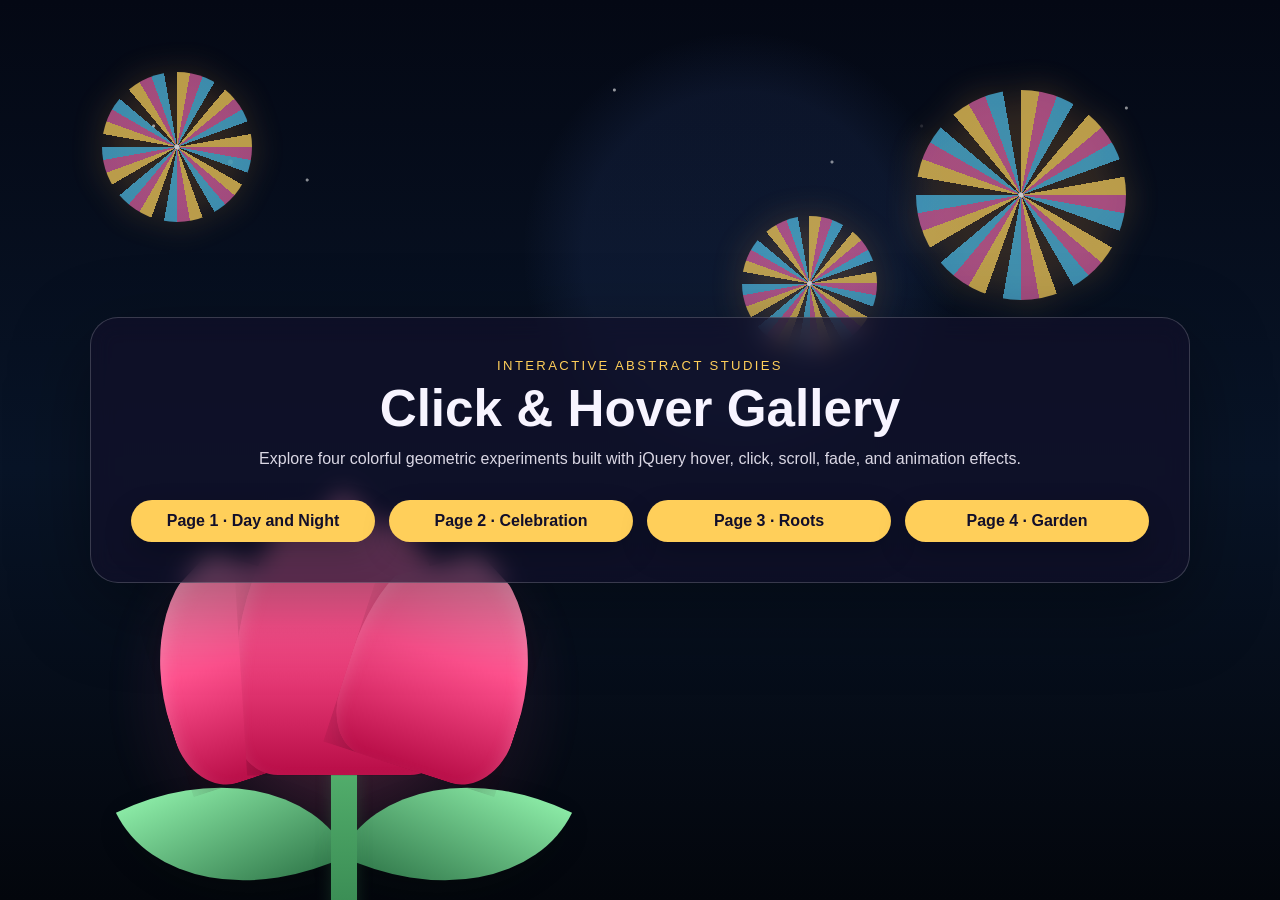
<file: index.html>
<!DOCTYPE html>
<html lang="en">
<head>
    <meta charset="UTF-8">
    <meta name="viewport" content="width=device-width, initial-scale=1.0">
    <script src="https://ajax.googleapis.com/ajax/libs/jquery/3.7.1/jquery.min.js"></script>
    <title>Click & Hover Gallery</title>
    <link rel="stylesheet" href="style.css">
    <script src="script.js"></script>
</head>
<body class="home-page">
    <div class="hero-scene" aria-hidden="true">
        <span class="firework-burst-bg burst-1"></span>
        <span class="firework-burst-bg burst-2"></span>
        <span class="firework-burst-bg burst-3"></span>

        <div class="tulip-closeup">
            <span class="tulip-glow"></span>
            <span class="tulip-leaf tulip-leaf-left"></span>
            <span class="tulip-leaf tulip-leaf-right"></span>
            <span class="tulip-stem"></span>
            <span class="tulip-petal tulip-petal-left"></span>
            <span class="tulip-petal tulip-petal-center"></span>
            <span class="tulip-petal tulip-petal-right"></span>
        </div>
    </div>

    <div id="container" class="home-shell">
        <section class="hero-panel">
            <p class="eyebrow">Interactive abstract studies</p>
            <h1>Click & Hover Gallery</h1>
            <p class="intro-text">
                Explore four colorful geometric experiments built with jQuery hover, click,
                scroll, fade, and animation effects.
            </p>

            <div class="nav-grid">
                <a class="link" href="sub-pages/page1.html">Page 1 · Day and Night</a>
                <a class="link" href="sub-pages/page2.html">Page 2 · Celebration</a>
                <a class="link" href="sub-pages/page3.html">Page 3 · Roots</a>
                <a class="link" href="sub-pages/page4.html">Page 4 · Garden</a>
            </div>
        </section>
    </div>
</body>
</html>
</file>
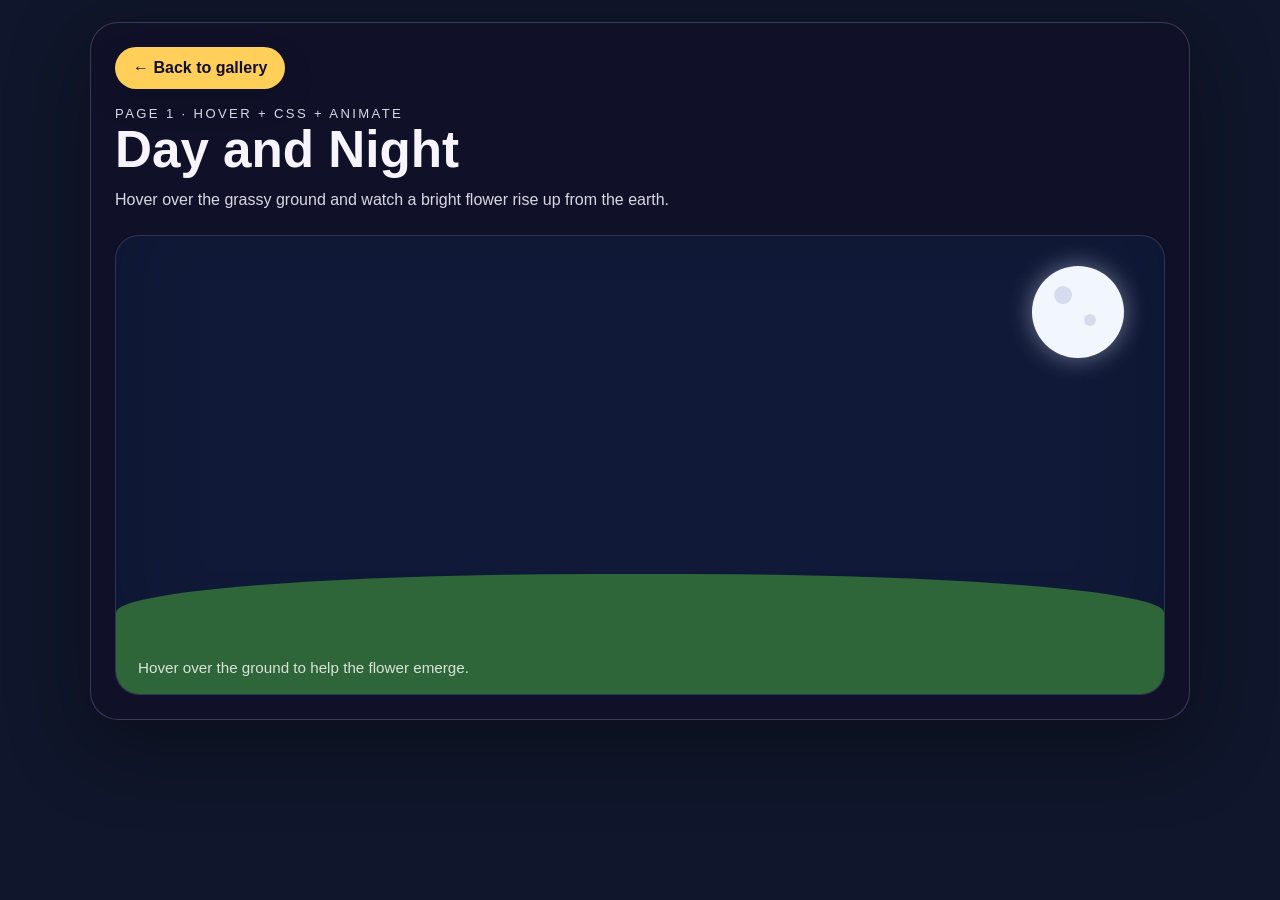
<file: sub-pages/page1.html>
<!DOCTYPE html>
<html lang="en">
<head>
    <meta charset="UTF-8">
    <meta name="viewport" content="width=device-width, initial-scale=1.0">
    <title>Page 1 · Day and Night</title>
    <script src="https://ajax.googleapis.com/ajax/libs/jquery/3.7.1/jquery.min.js"></script>
    <link rel="stylesheet" href="../style.css">
    <script src="../script.js"></script>
</head>
<body class="art-page page-1">
    <section class="art-layout">
        <a class="back-link" href="../index.html">← Back to gallery</a>

        <div class="page-copy">
            <p class="eyebrow">Page 1 · Hover + CSS + Animate</p>
            <h1>Day and Night</h1>
            <p>Hover over the grassy ground and watch a bright flower rise up from the earth.</p>
        </div>

        <div id="hover-canvas" class="art-canvas flower-scene">
            <div class="sun-glow"></div>

            <div class="flower">
                <div class="stem"></div>
                <div class="leaf leaf-left"></div>
                <div class="leaf leaf-right"></div>
                <div class="bloom-core"></div>
                <div class="petal petal-1"></div>
                <div class="petal petal-2"></div>
                <div class="petal petal-3"></div>
                <div class="petal petal-4"></div>
            </div>

            <div id="ground-trigger" class="ground-strip"></div>
            <p class="canvas-caption">Hover over the ground to help the flower emerge.</p>
        </div>
    </section>
</body>
</html>
</file>
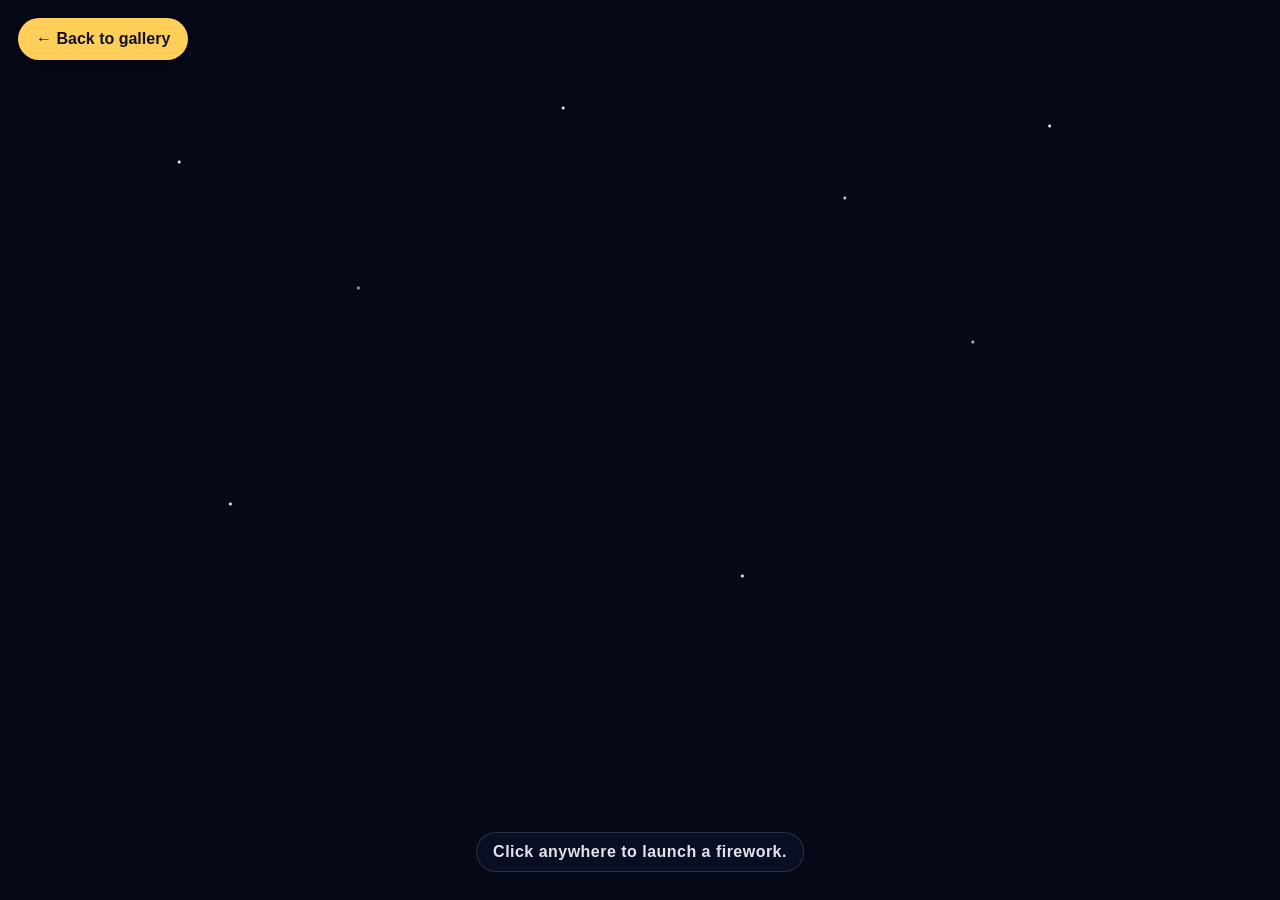
<file: sub-pages/page2.html>
<!DOCTYPE html>
<html lang="en">
<head>
    <meta charset="UTF-8">
    <meta name="viewport" content="width=device-width, initial-scale=1.0">
    <title>Page 2 · Celebration</title>
    <script src="https://ajax.googleapis.com/ajax/libs/jquery/3.7.1/jquery.min.js"></script>
    <link rel="stylesheet" href="../style.css">
    <script src="../script.js"></script>
</head>
<body class="page-2 firework-page">
    <a class="back-link floating-back" href="../index.html">← Back to gallery</a>

    <main id="firework-stage" class="firework-stage">
        <p class="firework-hint">Click anywhere to launch a firework.</p>
    </main>
</body>
</html>
</file>
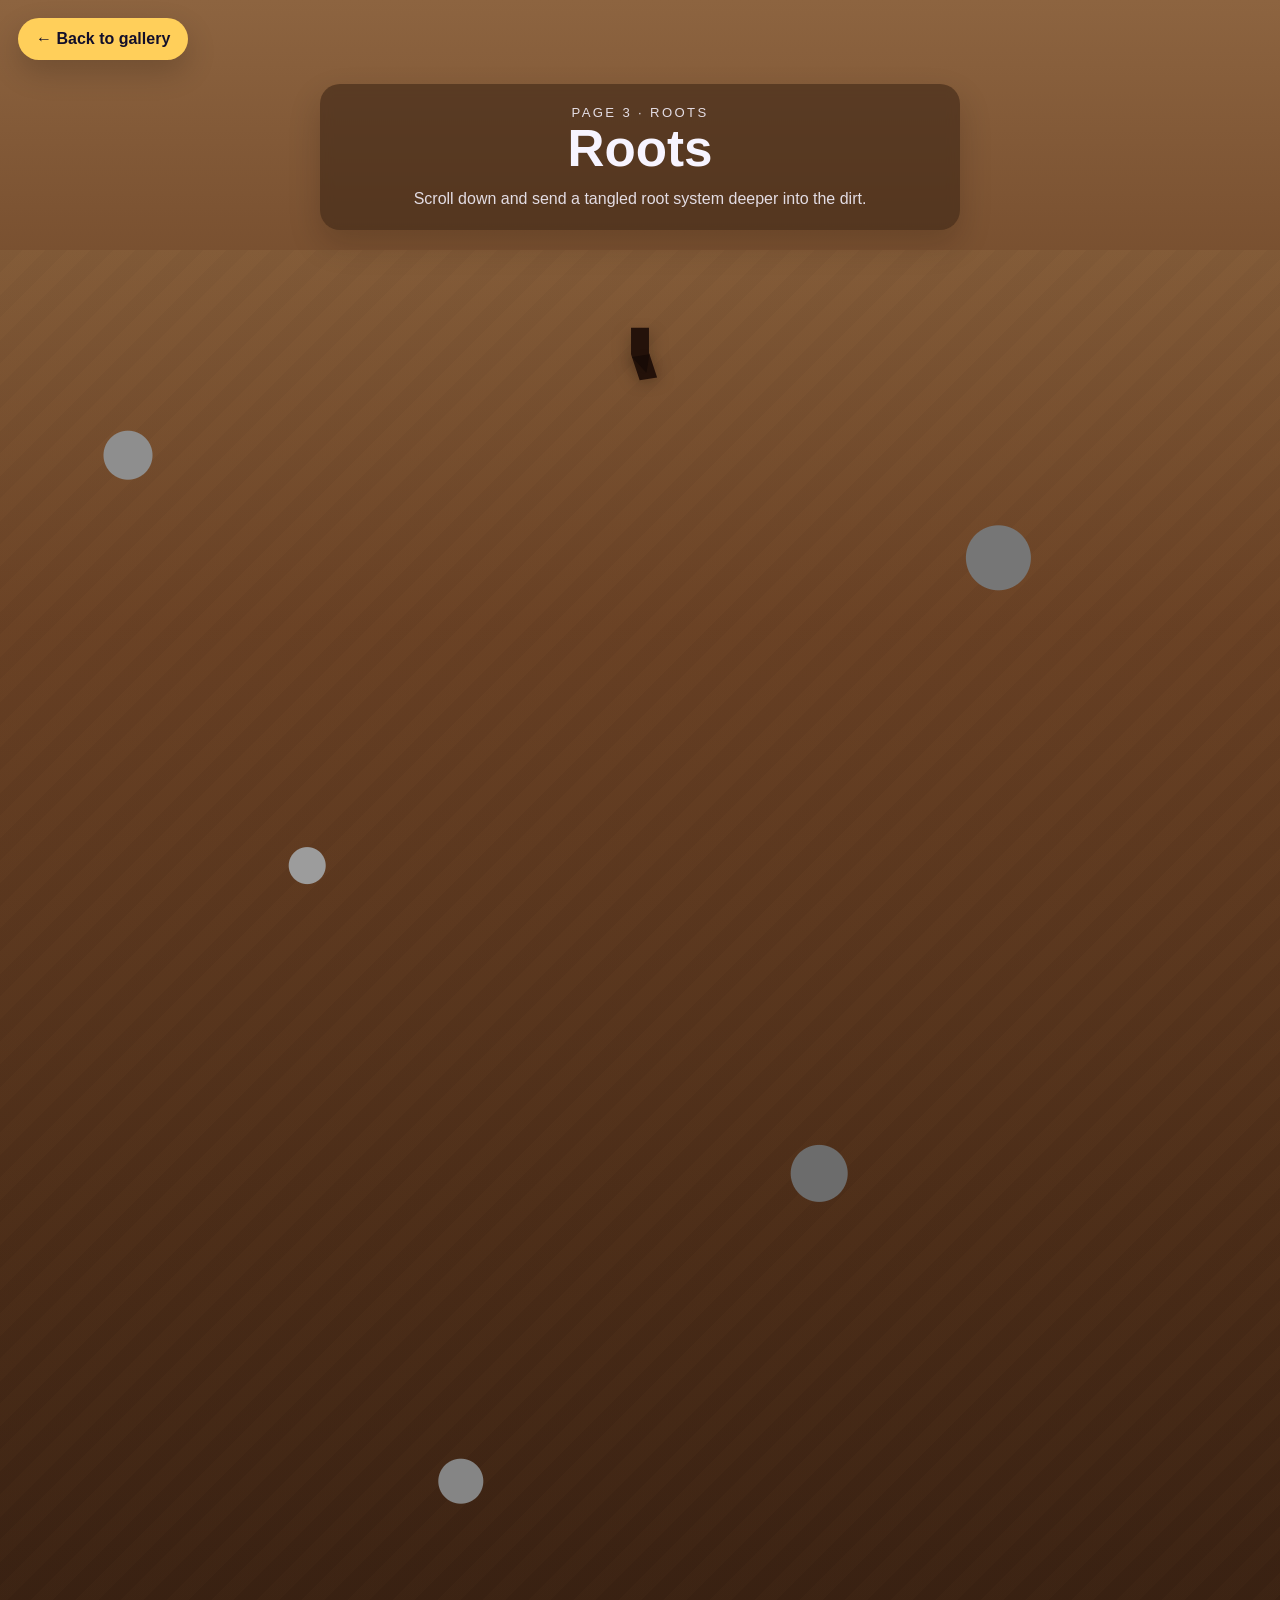
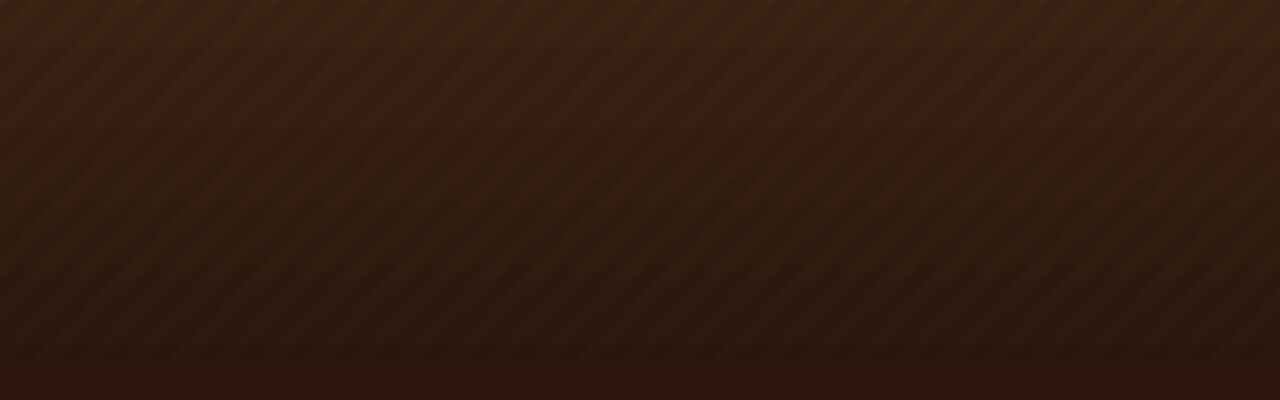
<file: sub-pages/page3.html>
<!DOCTYPE html>
<html lang="en">
<head>
    <meta charset="UTF-8">
    <meta name="viewport" content="width=device-width, initial-scale=1.0">
    <title>Page 3 · Roots</title>
    <script src="https://ajax.googleapis.com/ajax/libs/jquery/3.7.1/jquery.min.js"></script>
    <link rel="stylesheet" href="../style.css">
    <script src="../script.js"></script>
</head>
<body class="page-3 root-page">
    <a class="back-link floating-back" href="../index.html">← Back to gallery</a>

    <main class="root-scroll">
        <div class="page-copy root-copy">
            <p class="eyebrow">Page 3 · Roots</p>
            <h1>Roots</h1>
            <p>Scroll down and send a tangled root system deeper into the dirt.</p>
        </div>

        <section id="root-scene" class="root-scene">
            <div class="root-guide"></div>
            <div id="root-growth" class="root-growth">
                <svg id="root-svg" class="root-svg" viewBox="0 0 1000 1800" preserveAspectRatio="none" aria-hidden="true">
                    <path id="root-main" class="root-main"></path>
                    <path id="root-branch-1" class="root-branch-path"></path>
                    <path id="root-branch-2" class="root-branch-path"></path>
                    <path id="root-branch-3" class="root-branch-path"></path>
                    <path id="root-branch-4" class="root-branch-path"></path>
                    <path id="root-branch-5" class="root-branch-path"></path>
                    <path id="root-branch-6" class="root-branch-path"></path>
                    <polygon id="root-tip-shape" class="root-tip-shape"></polygon>
                </svg>
            </div>
        </section>
    </main>
</body>
</html>
</file>
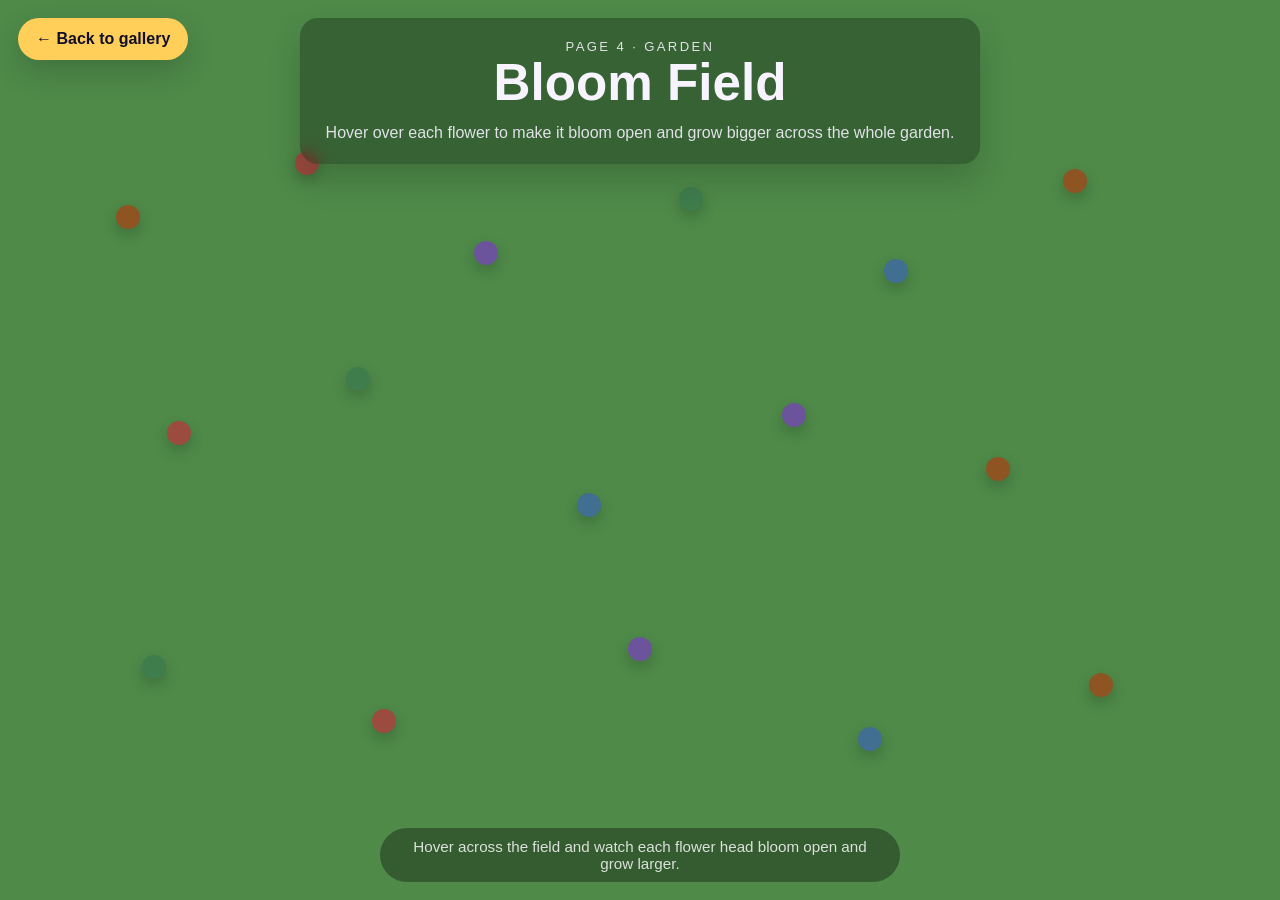
<file: sub-pages/page4.html>
<!DOCTYPE html>
<html lang="en">
<head>
    <meta charset="UTF-8">
    <meta name="viewport" content="width=device-width, initial-scale=1.0">
    <title>Page 4 · Bloom Field</title>
    <script src="https://ajax.googleapis.com/ajax/libs/jquery/3.7.1/jquery.min.js"></script>
    <link rel="stylesheet" href="../style.css">
    <script src="../script.js"></script>
</head>
<body class="page-4 bloom-page">
    <a class="back-link floating-back" href="../index.html">← Back to gallery</a>

    <main class="bloom-layout">
        <div class="page-copy bloom-copy">
            <p class="eyebrow">Page 4 · Garden</p>
            <h1>Bloom Field</h1>
            <p>Hover over each flower to make it bloom open and grow bigger across the whole garden.</p>
        </div>

        <section class="bloom-field">
            <div class="flower-head tone-gold" style="top: 24%; left: 10%;">
                <span class="bloom-petal bloom-petal-1"></span><span class="bloom-petal bloom-petal-2"></span><span class="bloom-petal bloom-petal-3"></span><span class="bloom-petal bloom-petal-4"></span><span class="bloom-petal bloom-petal-5"></span><span class="bloom-petal bloom-petal-6"></span><span class="bloom-center"></span>
            </div>
            <div class="flower-head tone-coral" style="top: 18%; left: 24%;">
                <span class="bloom-petal bloom-petal-1"></span><span class="bloom-petal bloom-petal-2"></span><span class="bloom-petal bloom-petal-3"></span><span class="bloom-petal bloom-petal-4"></span><span class="bloom-petal bloom-petal-5"></span><span class="bloom-petal bloom-petal-6"></span><span class="bloom-center"></span>
            </div>
            <div class="flower-head tone-lilac" style="top: 28%; left: 38%;">
                <span class="bloom-petal bloom-petal-1"></span><span class="bloom-petal bloom-petal-2"></span><span class="bloom-petal bloom-petal-3"></span><span class="bloom-petal bloom-petal-4"></span><span class="bloom-petal bloom-petal-5"></span><span class="bloom-petal bloom-petal-6"></span><span class="bloom-center"></span>
            </div>
            <div class="flower-head tone-mint" style="top: 22%; left: 54%;">
                <span class="bloom-petal bloom-petal-1"></span><span class="bloom-petal bloom-petal-2"></span><span class="bloom-petal bloom-petal-3"></span><span class="bloom-petal bloom-petal-4"></span><span class="bloom-petal bloom-petal-5"></span><span class="bloom-petal bloom-petal-6"></span><span class="bloom-center"></span>
            </div>
            <div class="flower-head tone-sky" style="top: 30%; left: 70%;">
                <span class="bloom-petal bloom-petal-1"></span><span class="bloom-petal bloom-petal-2"></span><span class="bloom-petal bloom-petal-3"></span><span class="bloom-petal bloom-petal-4"></span><span class="bloom-petal bloom-petal-5"></span><span class="bloom-petal bloom-petal-6"></span><span class="bloom-center"></span>
            </div>
            <div class="flower-head tone-gold" style="top: 20%; left: 84%;">
                <span class="bloom-petal bloom-petal-1"></span><span class="bloom-petal bloom-petal-2"></span><span class="bloom-petal bloom-petal-3"></span><span class="bloom-petal bloom-petal-4"></span><span class="bloom-petal bloom-petal-5"></span><span class="bloom-petal bloom-petal-6"></span><span class="bloom-center"></span>
            </div>

            <div class="flower-head tone-coral" style="top: 48%; left: 14%;">
                <span class="bloom-petal bloom-petal-1"></span><span class="bloom-petal bloom-petal-2"></span><span class="bloom-petal bloom-petal-3"></span><span class="bloom-petal bloom-petal-4"></span><span class="bloom-petal bloom-petal-5"></span><span class="bloom-petal bloom-petal-6"></span><span class="bloom-center"></span>
            </div>
            <div class="flower-head tone-mint" style="top: 42%; left: 28%;">
                <span class="bloom-petal bloom-petal-1"></span><span class="bloom-petal bloom-petal-2"></span><span class="bloom-petal bloom-petal-3"></span><span class="bloom-petal bloom-petal-4"></span><span class="bloom-petal bloom-petal-5"></span><span class="bloom-petal bloom-petal-6"></span><span class="bloom-center"></span>
            </div>
            <div class="flower-head tone-sky" style="top: 56%; left: 46%;">
                <span class="bloom-petal bloom-petal-1"></span><span class="bloom-petal bloom-petal-2"></span><span class="bloom-petal bloom-petal-3"></span><span class="bloom-petal bloom-petal-4"></span><span class="bloom-petal bloom-petal-5"></span><span class="bloom-petal bloom-petal-6"></span><span class="bloom-center"></span>
            </div>
            <div class="flower-head tone-lilac" style="top: 46%; left: 62%;">
                <span class="bloom-petal bloom-petal-1"></span><span class="bloom-petal bloom-petal-2"></span><span class="bloom-petal bloom-petal-3"></span><span class="bloom-petal bloom-petal-4"></span><span class="bloom-petal bloom-petal-5"></span><span class="bloom-petal bloom-petal-6"></span><span class="bloom-center"></span>
            </div>
            <div class="flower-head tone-gold" style="top: 52%; left: 78%;">
                <span class="bloom-petal bloom-petal-1"></span><span class="bloom-petal bloom-petal-2"></span><span class="bloom-petal bloom-petal-3"></span><span class="bloom-petal bloom-petal-4"></span><span class="bloom-petal bloom-petal-5"></span><span class="bloom-petal bloom-petal-6"></span><span class="bloom-center"></span>
            </div>

            <div class="flower-head tone-mint" style="top: 74%; left: 12%;">
                <span class="bloom-petal bloom-petal-1"></span><span class="bloom-petal bloom-petal-2"></span><span class="bloom-petal bloom-petal-3"></span><span class="bloom-petal bloom-petal-4"></span><span class="bloom-petal bloom-petal-5"></span><span class="bloom-petal bloom-petal-6"></span><span class="bloom-center"></span>
            </div>
            <div class="flower-head tone-coral" style="top: 80%; left: 30%;">
                <span class="bloom-petal bloom-petal-1"></span><span class="bloom-petal bloom-petal-2"></span><span class="bloom-petal bloom-petal-3"></span><span class="bloom-petal bloom-petal-4"></span><span class="bloom-petal bloom-petal-5"></span><span class="bloom-petal bloom-petal-6"></span><span class="bloom-center"></span>
            </div>
            <div class="flower-head tone-lilac" style="top: 72%; left: 50%;">
                <span class="bloom-petal bloom-petal-1"></span><span class="bloom-petal bloom-petal-2"></span><span class="bloom-petal bloom-petal-3"></span><span class="bloom-petal bloom-petal-4"></span><span class="bloom-petal bloom-petal-5"></span><span class="bloom-petal bloom-petal-6"></span><span class="bloom-center"></span>
            </div>
            <div class="flower-head tone-sky" style="top: 82%; left: 68%;">
                <span class="bloom-petal bloom-petal-1"></span><span class="bloom-petal bloom-petal-2"></span><span class="bloom-petal bloom-petal-3"></span><span class="bloom-petal bloom-petal-4"></span><span class="bloom-petal bloom-petal-5"></span><span class="bloom-petal bloom-petal-6"></span><span class="bloom-center"></span>
            </div>
            <div class="flower-head tone-gold" style="top: 76%; left: 86%;">
                <span class="bloom-petal bloom-petal-1"></span><span class="bloom-petal bloom-petal-2"></span><span class="bloom-petal bloom-petal-3"></span><span class="bloom-petal bloom-petal-4"></span><span class="bloom-petal bloom-petal-5"></span><span class="bloom-petal bloom-petal-6"></span><span class="bloom-center"></span>
            </div>

            <p class="canvas-caption bloom-caption">Hover across the field and watch each flower head bloom open and grow larger.</p>
        </section>
    </main>
</body>
</html>
</file>
<file: style.css>
:root {
    --ink: #f7f4ff;
    --panel: rgba(18, 16, 42, 0.7);
    --line: rgba(255, 255, 255, 0.18);
    --pink: #ff4db8;
    --gold: #ffcf5a;
    --blue: #57c7ff;
    --mint: #69f0c1;
    --violet: #8d7cff;
}

* {
    box-sizing: border-box;
}

html,
body {
    margin: 0;
    min-height: 100%;
    font-family: Helvetica, Arial, sans-serif;
}

body {
    color: var(--ink);
    background: radial-gradient(circle at top, #2c2d74 0%, #120f2a 48%, #080611 100%);
}

.home-page {
    position: relative;
    min-height: 100vh;
    overflow: hidden;
    background:
        radial-gradient(circle at 18% 18%, rgba(255, 230, 132, 0.16) 0 2px, transparent 3px),
        radial-gradient(circle at 72% 14%, rgba(255, 255, 255, 0.12) 0 1px, transparent 2px),
        radial-gradient(circle at 58% 28%, rgba(96, 142, 255, 0.08) 0 160px, transparent 220px),
        linear-gradient(180deg, #040814 0%, #081427 52%, #03060c 100%);
}

.hero-scene {
    position: fixed;
    inset: 0;
    z-index: 0;
    overflow: hidden;
    pointer-events: none;
}

.hero-scene::before {
    content: "";
    position: absolute;
    inset: 0;
    background:
        radial-gradient(circle at 12% 14%, rgba(255, 255, 255, 0.95) 0 1px, transparent 2px),
        radial-gradient(circle at 24% 20%, rgba(255, 255, 255, 0.82) 0 1px, transparent 2px),
        radial-gradient(circle at 48% 10%, rgba(255, 255, 255, 0.88) 0 1px, transparent 2px),
        radial-gradient(circle at 65% 18%, rgba(255, 255, 255, 0.78) 0 1px, transparent 2px),
        radial-gradient(circle at 88% 12%, rgba(255, 255, 255, 0.82) 0 1px, transparent 2px);
    opacity: 0.65;
}

.firework-burst-bg {
    position: absolute;
    border-radius: 50%;
    background:
        radial-gradient(circle, rgba(255, 255, 255, 0.98) 0 2px, transparent 3px),
        repeating-conic-gradient(
            from 0deg,
            rgba(255, 212, 94, 0.92) 0deg 10deg,
            rgba(255, 112, 188, 0.78) 10deg 20deg,
            rgba(88, 210, 255, 0.82) 20deg 30deg,
            transparent 30deg 40deg
        );
    filter: drop-shadow(0 0 18px rgba(255, 170, 70, 0.34));
    opacity: 0.78;
    animation: fireworkPulse 3.6s ease-in-out infinite alternate;
}

.burst-1 {
    top: 8%;
    left: 8%;
    width: 150px;
    height: 150px;
}

.burst-2 {
    top: 10%;
    right: 12%;
    width: 210px;
    height: 210px;
    animation-delay: 0.8s;
}

.burst-3 {
    top: 24%;
    left: 58%;
    width: 135px;
    height: 135px;
    animation-delay: 1.4s;
}

@keyframes fireworkPulse {
    0% {
        opacity: 0.42;
        transform: scale(0.84);
    }

    100% {
        opacity: 0.92;
        transform: scale(1.08);
    }
}

.tulip-closeup {
    position: absolute;
    left: 5%;
    bottom: -8%;
    width: min(44vw, 560px);
    height: 84vh;
    min-height: 480px;
}

.tulip-glow {
    position: absolute;
    inset: auto 0 16% 0;
    height: 42%;
    border-radius: 50%;
    background: radial-gradient(circle, rgba(255, 94, 154, 0.34) 0%, rgba(255, 94, 154, 0.08) 45%, transparent 72%);
    filter: blur(10px);
}

.tulip-stem {
    position: absolute;
    left: 50%;
    bottom: 0;
    width: 26px;
    height: 54%;
    transform: translateX(-50%);
    border-radius: 20px;
    background: linear-gradient(180deg, #76df8f 0%, #2f7d49 100%);
    box-shadow: 0 0 16px rgba(73, 165, 101, 0.22);
}

.tulip-leaf {
    position: absolute;
    bottom: 9%;
    width: 190px;
    height: 140px;
    background: linear-gradient(180deg, #8ae9a5 0%, #357e4f 100%);
    box-shadow: 0 14px 28px rgba(7, 19, 10, 0.22);
}

.tulip-leaf-left {
    left: 13%;
    border-radius: 0 100% 0 100%;
    transform: rotate(-26deg);
}

.tulip-leaf-right {
    right: 13%;
    border-radius: 100% 0 100% 0;
    transform: rotate(26deg);
}

.tulip-petal {
    position: absolute;
    bottom: 26%;
    background: linear-gradient(180deg, #ff96ba 0%, #ff518e 48%, #b80d47 100%);
    box-shadow: inset 0 10px 18px rgba(255, 216, 230, 0.22), 0 16px 32px rgba(35, 4, 15, 0.24);
}

.tulip-petal-left {
    left: 16%;
    width: 180px;
    height: 228px;
    transform: rotate(-18deg);
    border-radius: 58% 42% 22% 26% / 68% 58% 24% 26%;
    clip-path: polygon(50% 0%, 100% 26%, 100% 100%, 0 100%, 0 22%);
}

.tulip-petal-center {
    left: 50%;
    width: 220px;
    height: 286px;
    transform: translateX(-50%);
    border-radius: 50% 50% 20% 20% / 72% 72% 18% 18%;
    clip-path: polygon(50% 0%, 66% 14%, 80% 8%, 100% 26%, 94% 100%, 6% 100%, 0 26%, 20% 8%, 34% 14%);
}

.tulip-petal-right {
    right: 16%;
    width: 180px;
    height: 228px;
    transform: rotate(18deg);
    border-radius: 42% 58% 26% 22% / 58% 68% 26% 24%;
    clip-path: polygon(50% 0%, 100% 22%, 100% 100%, 0 100%, 0 26%);
}

#container {
    position: relative;
    z-index: 2;
    width: 100%;
}

.home-shell {
    min-height: 100vh;
    display: flex;
    align-items: center;
    justify-content: center;
    padding: 32px;
}

.hero-panel,
.art-layout {
    width: min(1100px, 100%);
    background: var(--panel);
    border: 1px solid var(--line);
    border-radius: 28px;
    box-shadow: 0 24px 80px rgba(0, 0, 0, 0.35);
    backdrop-filter: blur(12px);
}

.hero-panel {
    padding: 40px;
    text-align: center;
}

.hero-panel h1,
.page-copy h1 {
    margin: 0 0 12px;
    font-size: clamp(2.2rem, 4vw, 4rem);
    line-height: 1;
}

.eyebrow {
    margin: 0 0 10px;
    letter-spacing: 0.18em;
    text-transform: uppercase;
    color: var(--gold);
    font-size: 0.82rem;
}

.intro-text,
.page-copy p {
    margin: 0;
    color: rgba(247, 244, 255, 0.88);
    line-height: 1.6;
}

.nav-grid {
    margin-top: 28px;
    display: grid;
    grid-template-columns: repeat(auto-fit, minmax(220px, 1fr));
    gap: 14px;
}

.link,
.back-link {
    text-decoration: none;
    color: #120f2a;
    font-size: 1rem;
    font-weight: 700;
    padding: 12px 18px;
    border-radius: 999px;
    border: none;
    background: var(--gold);
    box-shadow: 0 12px 30px rgba(0, 0, 0, 0.18);
    transition: transform 0.25s ease, box-shadow 0.25s ease, background 0.25s ease;
    display: inline-flex;
    align-items: center;
    justify-content: center;
    cursor: pointer;
}

.link:hover,
.back-link:hover {
    transform: translateY(-2px) scale(1.02);
    box-shadow: 0 16px 36px rgba(0, 0, 0, 0.25);
    background: white;
}

.art-page {
    min-height: 100vh;
    padding: 22px;
    overflow-x: hidden;
}

.page-1 {
    background: #10162b;
}

.page-2 {
    background: #050816;
}

.firework-page {
    min-height: 100vh;
    margin: 0;
    overflow: hidden;
}

.page-3 {
    background: linear-gradient(180deg, #24194f 0%, #101326 50%, #05070d 100%);
}

.page-4 {
    background: #4f8a49;
}

.bloom-page {
    min-height: 100vh;
    padding: 0;
}

.art-layout {
    margin: 0 auto;
    padding: 24px;
}

.page-copy {
    max-width: 680px;
    margin: 14px 0 22px;
}

.back-link {
    width: fit-content;
}

.art-canvas,
#scroll-story {
    position: relative;
    overflow: hidden;
    border-radius: 24px;
    border: 1px solid rgba(255, 255, 255, 0.12);
    background: linear-gradient(135deg, rgba(255, 255, 255, 0.08), rgba(255, 255, 255, 0.02));
}

.art-canvas {
    min-height: 430px;
}

.flower-scene {
    min-height: 460px;
    background: #101a38;
    box-shadow: inset 0 -40px 80px rgba(6, 10, 24, 0.28);
    transition: background-color 0.45s ease, box-shadow 0.45s ease;
}

.flower-scene.is-blooming {
    background: #8fd8ff;
    box-shadow: 0 24px 60px rgba(105, 240, 193, 0.18);
}

.sun-glow {
    position: absolute;
    top: 30px;
    right: 40px;
    width: 92px;
    height: 92px;
    border-radius: 50%;
    background: #f2f6ff;
    box-shadow: 0 0 24px rgba(223, 231, 255, 0.45);
    transition: all 0.45s ease;
}

.sun-glow::before,
.sun-glow::after {
    content: "";
    position: absolute;
    border-radius: 50%;
    background: rgba(176, 188, 216, 0.45);
    transition: opacity 0.45s ease;
}

.sun-glow::before {
    width: 18px;
    height: 18px;
    top: 20px;
    left: 22px;
}

.sun-glow::after {
    width: 12px;
    height: 12px;
    top: 48px;
    left: 52px;
}

.flower-scene.is-blooming .sun-glow {
    top: 24px;
    right: 36px;
    width: 130px;
    height: 130px;
    background: #ffd84a;
    box-shadow: 0 0 38px rgba(255, 216, 74, 0.6);
}

.flower-scene.is-blooming .sun-glow::before,
.flower-scene.is-blooming .sun-glow::after {
    opacity: 0;
}

.ground-strip {
    position: absolute;
    left: 0;
    right: 0;
    bottom: 0;
    height: 120px;
    z-index: 1;
    background: #2f6639;
    transition: background-color 0.25s ease;
    border-top-left-radius: 46% 32%;
    border-top-right-radius: 46% 32%;
}

.flower {
    position: absolute;
    left: 50%;
    bottom: 70px;
    width: 200px;
    height: 230px;
    transform: translateX(-50%);
    z-index: 2;
    pointer-events: none;
}

.stem {
    position: absolute;
    left: 94px;
    bottom: 0;
    width: 12px;
    height: 0;
    border-radius: 12px;
    background: linear-gradient(180deg, #5ae08d 0%, #297c4b 100%);
}

.leaf {
    position: absolute;
    width: 0;
    height: 0;
    opacity: 0;
    background: linear-gradient(135deg, #87f2ba, #2f8b54);
}

.leaf-left {
    top: 156px;
    left: 92px;
    border-radius: 100% 0 100% 0;
}

.leaf-right {
    top: 156px;
    left: 96px;
    border-radius: 0 100% 0 100%;
}

.bloom-core {
    position: absolute;
    top: 168px;
    left: 92px;
    width: 12px;
    height: 12px;
    opacity: 0;
    border-radius: 50%;
    background: linear-gradient(135deg, #ffe57b, #ffb347);
}

.petal {
    position: absolute;
    top: 168px;
    left: 92px;
    width: 0;
    height: 0;
    opacity: 0;
    border-radius: 50%;
    background: linear-gradient(135deg, #ff7fbe, #ffd667);
}


.orb {
    border-radius: 50%;
    filter: blur(0.3px);
}

.orb-a {
    width: 140px;
    height: 140px;
    top: 14%;
    left: 12%;
    background: linear-gradient(135deg, var(--gold), #ff8c55);
}

.orb-b {
    width: 180px;
    height: 180px;
    top: 38%;
    left: 34%;
    background: linear-gradient(135deg, var(--blue), #7d7cff);
}

.orb-c {
    width: 120px;
    height: 120px;
    top: 18%;
    left: 72%;
    background: linear-gradient(135deg, var(--pink), #ffa7df);
}

.canvas-caption {
    position: absolute;
    left: 22px;
    bottom: 18px;
    z-index: 3;
    margin: 0;
    font-size: 0.95rem;
    color: rgba(255, 255, 255, 0.82);
}

.floating-back {
    position: fixed;
    top: 18px;
    left: 18px;
    z-index: 25;
}

.firework-stage {
    position: relative;
    min-height: 100vh;
    width: 100%;
    overflow: hidden;
    cursor: crosshair;
    background-color: #050816;
    background-image:
        radial-gradient(circle at 14% 18%, rgba(255, 255, 255, 0.9) 0 1px, transparent 2px),
        radial-gradient(circle at 28% 32%, rgba(150, 199, 255, 0.8) 0 1px, transparent 2px),
        radial-gradient(circle at 44% 12%, rgba(255, 255, 255, 0.85) 0 1px, transparent 2px),
        radial-gradient(circle at 66% 22%, rgba(255, 240, 182, 0.8) 0 1px, transparent 2px),
        radial-gradient(circle at 82% 14%, rgba(255, 255, 255, 0.85) 0 1px, transparent 2px),
        radial-gradient(circle at 76% 38%, rgba(173, 225, 255, 0.8) 0 1px, transparent 2px),
        radial-gradient(circle at 18% 56%, rgba(255, 255, 255, 0.85) 0 1px, transparent 2px),
        radial-gradient(circle at 58% 64%, rgba(255, 255, 255, 0.85) 0 1px, transparent 2px);
}

.firework-hint {
    position: absolute;
    left: 50%;
    bottom: 28px;
    transform: translateX(-50%);
    margin: 0;
    padding: 10px 16px;
    border-radius: 999px;
    background: rgba(12, 18, 40, 0.7);
    border: 1px solid rgba(255, 255, 255, 0.14);
    color: rgba(247, 244, 255, 0.92);
    font-weight: 700;
    letter-spacing: 0.03em;
    pointer-events: none;
    z-index: 2;
}

.firework-burst {
    position: absolute;
    width: 0;
    height: 0;
    pointer-events: none;
    transform: translate(-50%, -50%);
    z-index: 3;
}

.firework-core {
    position: absolute;
    left: 0;
    top: 0;
    width: 18px;
    height: 18px;
    margin-left: -9px;
    margin-top: -9px;
    border-radius: 50%;
    background: rgba(255, 255, 255, 0.95);
    box-shadow: 0 0 22px rgba(255, 255, 255, 0.9);
}

.spark {
    position: absolute;
    left: 0;
    top: 0;
    border-radius: 50%;
    opacity: 0.95;
    box-shadow: 0 0 12px currentColor;
}

.root-page {
    min-height: 100vh;
    margin: 0;
    overflow-x: hidden;
    background: linear-gradient(180deg, #8d6440 0%, #6e4527 20%, #4f2d18 54%, #2d170d 100%);
}

.root-scroll {
    position: relative;
    min-height: 220vh;
    padding: 84px 0 40px;
}

.root-copy {
    position: sticky;
    top: 18px;
    z-index: 8;
    width: min(640px, calc(100% - 32px));
    margin: 0 auto 20px;
    padding: 18px 22px;
    text-align: center;
    border: none;
    border-radius: 20px;
    background: rgba(58, 35, 20, 0.58);
    box-shadow: 0 14px 32px rgba(24, 12, 6, 0.18);
    backdrop-filter: blur(6px);
}

.root-scene {
    position: relative;
    width: 100%;
    min-height: 190vh;
    margin: 0;
    overflow: hidden;
    border: none;
    border-radius: 0;
    background:
        radial-gradient(circle at 10% 12%, #8e8e8e 0 24px, transparent 25px),
        radial-gradient(circle at 78% 18%, #767676 0 32px, transparent 33px),
        radial-gradient(circle at 24% 36%, #9c9c9c 0 18px, transparent 19px),
        radial-gradient(circle at 64% 54%, #6c6c6c 0 28px, transparent 29px),
        radial-gradient(circle at 36% 72%, #858585 0 22px, transparent 23px),
        repeating-linear-gradient(135deg, rgba(56, 33, 19, 0.12) 0 16px, rgba(84, 54, 30, 0.12) 16px 32px),
        linear-gradient(180deg, #8a613c 0%, #6e4426 22%, #4c2d18 58%, #26150c 100%);
}

.root-guide {
    display: none;
}

.root-growth {
    position: absolute;
    top: 84px;
    left: 0;
    width: 100%;
    height: calc(100% - 120px);
    pointer-events: none;
}

.root-svg {
    width: 100%;
    height: 100%;
    overflow: visible;
}

.root-main {
    fill: none;
    stroke: #24120a;
    stroke-width: 14;
    stroke-linecap: square;
    stroke-linejoin: miter;
    filter: drop-shadow(0 5px 7px rgba(17, 8, 4, 0.26));
}

.root-branch-path {
    fill: none;
    stroke: #24120a;
    stroke-width: 9;
    stroke-linecap: square;
    stroke-linejoin: miter;
    opacity: 0;
    stroke-dasharray: 0;
    stroke-dashoffset: 0;
    filter: drop-shadow(0 4px 6px rgba(17, 8, 4, 0.22));
    transition: opacity 0.18s ease;
}

.root-branch-path.visible {
    opacity: 1;
}

.root-tip-shape {
    fill: #180b06;
    filter: drop-shadow(0 4px 5px rgba(17, 8, 4, 0.28));
}

.bloom-layout {
    position: relative;
    min-height: 100vh;
}

.bloom-copy {
    position: absolute;
    top: 18px;
    left: 50%;
    z-index: 6;
    width: min(760px, calc(100% - 32px));
    margin: 0;
    padding: 18px 22px;
    text-align: center;
    transform: translateX(-50%);
    border-radius: 18px;
    background: rgba(9, 23, 12, 0.34);
    box-shadow: 0 16px 32px rgba(4, 11, 6, 0.18);
    backdrop-filter: blur(8px);
}

.bloom-field {
    position: relative;
    width: 100%;
    min-height: 100vh;
    overflow: hidden;
    background: #4f8a49;
}

.flower-head {
    --petal-color: #ffd66b;
    --core-color: #8e5421;
    position: absolute;
    width: 54px;
    height: 54px;
    cursor: pointer;
    transform: translate(-50%, -50%) scale(1);
    transform-origin: center;
    transition: transform 0.24s ease, filter 0.24s ease;
}

.flower-head:hover {
    transform: translate(-50%, -50%) scale(1.28);
    filter: drop-shadow(0 10px 18px rgba(7, 19, 10, 0.28));
    z-index: 2;
}

.bloom-petal {
    position: absolute;
    top: 50%;
    left: 50%;
    width: 20px;
    height: 30px;
    border-radius: 55% 55% 45% 45%;
    background: var(--petal-color);
    opacity: 0;
    transform-origin: center 18px;
    transform: translate(-50%, -50%) rotate(var(--angle)) translateY(-6px) scale(0.15);
    transition: transform 0.22s ease, opacity 0.22s ease;
    box-shadow: inset 0 2px 5px rgba(255, 255, 255, 0.18);
}

.bloom-petal-1 { --angle: 0deg; }
.bloom-petal-2 { --angle: 60deg; }
.bloom-petal-3 { --angle: 120deg; }
.bloom-petal-4 { --angle: 180deg; }
.bloom-petal-5 { --angle: 240deg; }
.bloom-petal-6 { --angle: 300deg; }

.bloom-center {
    position: absolute;
    top: 52%;
    left: 50%;
    width: 24px;
    height: 24px;
    border-radius: 50%;
    background: var(--core-color);
    transform: translate(-50%, -50%);
    box-shadow: 0 6px 14px rgba(7, 19, 10, 0.22);
    transition: box-shadow 0.22s ease;
    z-index: 1;
}

.flower-head:hover .bloom-petal {
    opacity: 1;
    transform: translate(-50%, -50%) rotate(var(--angle)) translateY(-24px) scale(1);
}

.flower-head:hover .bloom-center {
    box-shadow: 0 8px 18px rgba(7, 19, 10, 0.28);
}

.tone-gold {
    --petal-color: #ffd96f;
    --core-color: #8e5421;
}

.tone-coral {
    --petal-color: #ff9eb4;
    --core-color: #9c4b3f;
}

.tone-lilac {
    --petal-color: #c9b2ff;
    --core-color: #6c549c;
}

.tone-mint {
    --petal-color: #a8f0bf;
    --core-color: #3f7d4d;
}

.tone-sky {
    --petal-color: #97dfff;
    --core-color: #416f92;
}

.bloom-caption {
    left: 50%;
    bottom: 18px;
    transform: translateX(-50%);
    width: min(90%, 520px);
    text-align: center;
    border-radius: 999px;
    background: rgba(8, 18, 10, 0.38);
    padding: 10px 16px;
}


@media (max-width: 768px) {
    .hero-panel,
    .art-layout {
        padding: 18px;
    }

    .art-canvas {
        min-height: 520px;
    }

    .flower-head,
    .orb {
        transform: translate(-50%, -50%) scale(0.88);
        transform-origin: center;
    }

    .bloom-copy {
        top: 72px;
    }

    .tulip-closeup {
        left: 50%;
        bottom: -4%;
        width: min(86vw, 420px);
        height: 58vh;
        min-height: 340px;
        transform: translateX(-50%);
    }

    .tulip-leaf {
        width: 124px;
        height: 96px;
    }

    .tulip-petal-left,
    .tulip-petal-right {
        width: 120px;
        height: 160px;
    }

    .tulip-petal-center {
        width: 150px;
        height: 200px;
    }

    .firework-burst-bg {
        opacity: 0.62;
    }
}
</file>
